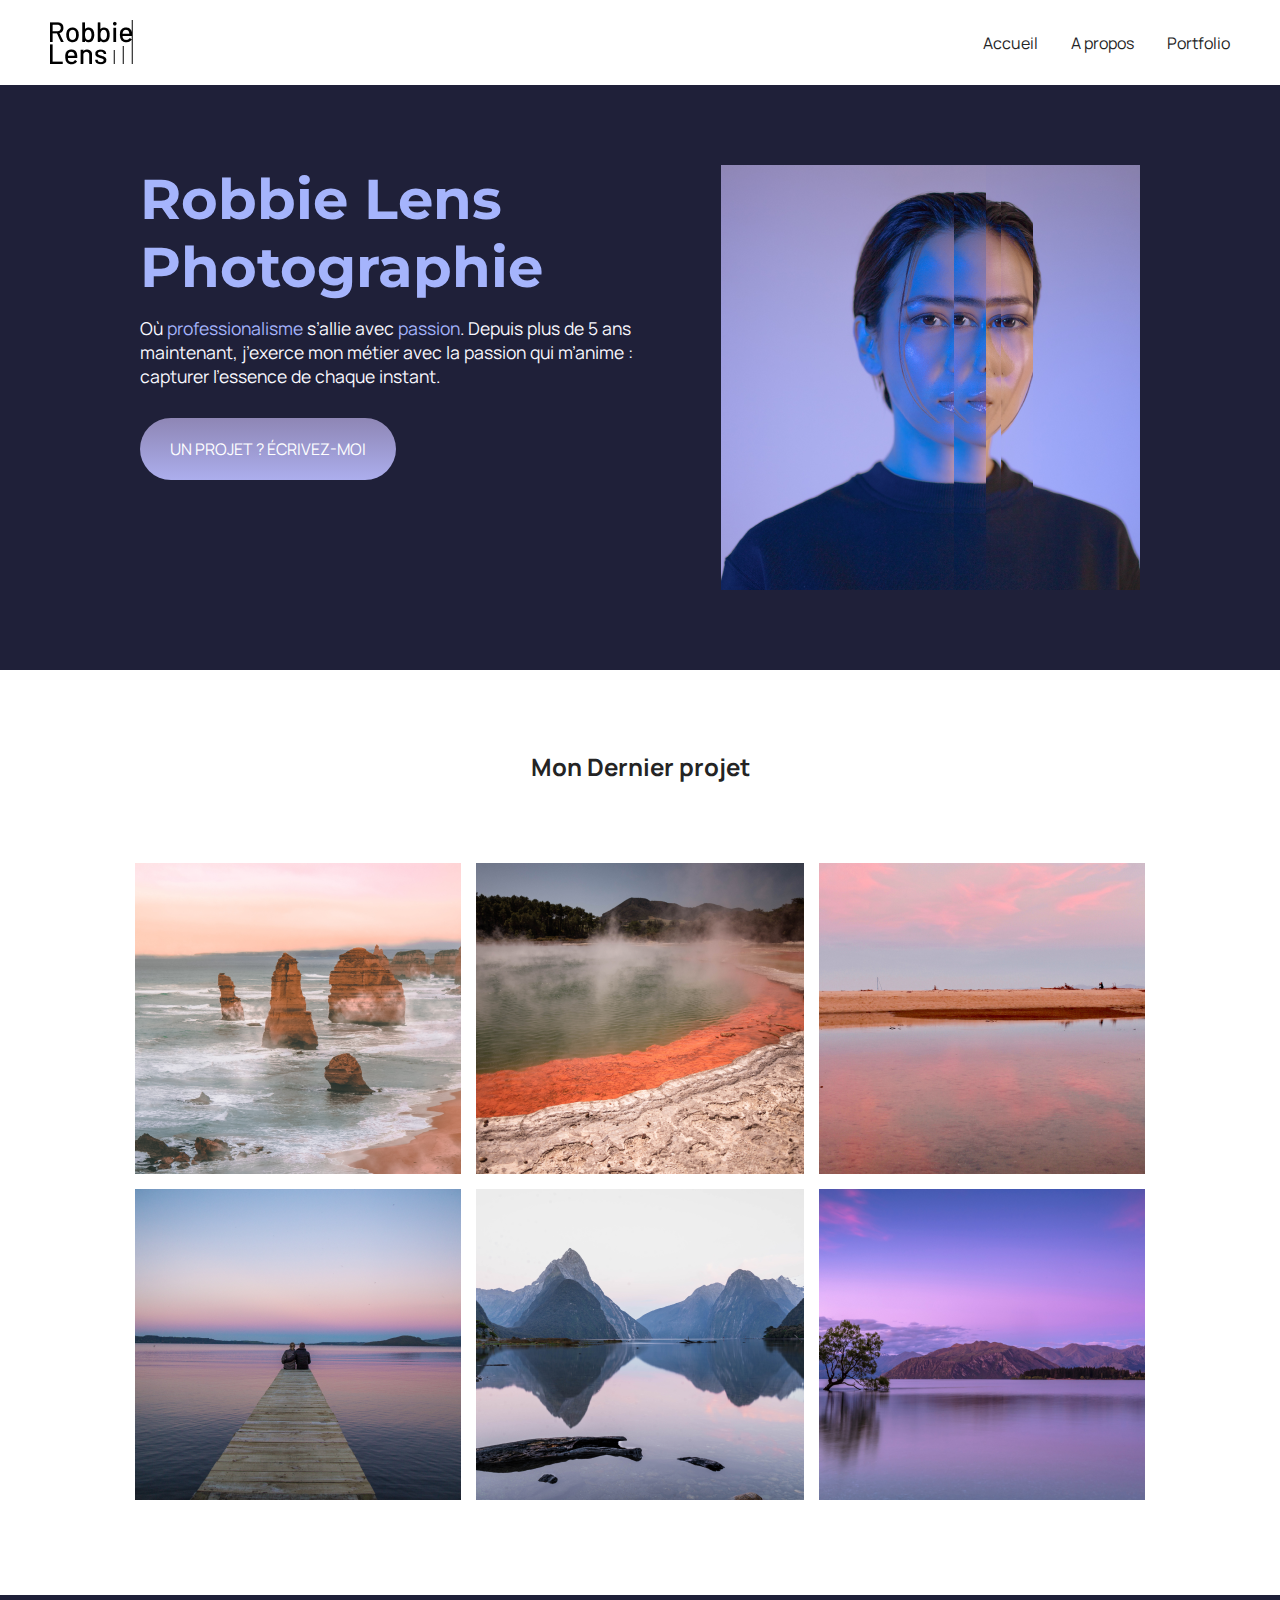
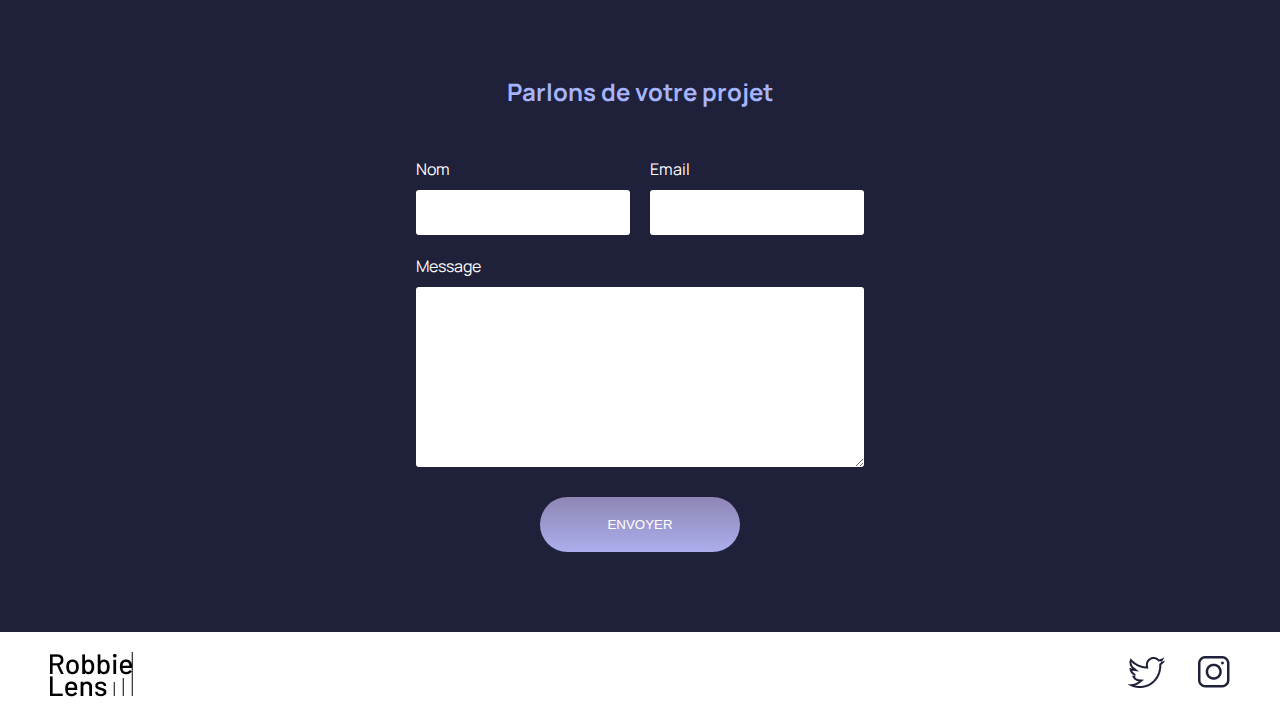
<file: index.html>
<!DOCTYPE html>
<html lang="fr">
<head>
    <meta charset="UTF-8">
    <meta name="viewport" content="width=device-width, initial-scale=1.0">
    <link href="style/style.css" rel="stylesheet">
    <link rel="stylesheet" href="style/index.css"> 
    <link rel="preconnect" href="https://fonts.googleapis.com">
    <link rel="preconnect" href="https://fonts.gstatic.com" crossorigin>
    <link href="https://fonts.googleapis.com/css2?family=Manrope&family=Montserrat&display=swap" rel="stylesheet">
    <title>Accueil - Robbie Lens Photographie</title>
</head>


<body>
    <header>
        <nav>
            <img src="images/logo.png" alt="Logo Robbie Lens">
            <div>
                <a href="index.html">Accueil</a>
                <a href="a-propos.html"> A propos</a>
                <a href="portfolio.html">Portfolio</a>
            </div>        
        </nav>
    </header>

    <main>
        <section class="accueil-introduction">
          <div>
                <h1>Robbie Lens Photographie</h1>
                <p >
                    Où <em>professionalisme</em> s’allie avec <em>passion</em>. Depuis plus de 5 
                    ans maintenant, j’exerce mon métier avec la passion
                    qui m’anime : capturer l’essence de chaque instant.
                </p>
                <a href="portfolio.html" class="cta">UN PROJET ? ÉCRIVEZ-MOI</a>
            </div>
            
                <img src="images/robbie-lens.png" alt="Portrait avec effet de la photographe Robbie">  
        </section>   


        <section class="accueil-photos">

            <h2>Mon Dernier projet</h2>
            <div>
                <img src="images/accueil/element-1.png" alt="">
                <img src="images/accueil/element-2.png" alt="">
                <img src="images/accueil/element-3.png" alt="">
            </div>
            <div>
                <img src="images/accueil/element-4.png" alt="">
                <img src="images/accueil/element-5.png" alt="">
                <img src="images/accueil/element-6.png" alt="">
            </div>
        
            </section>

            <section id="contact" class="section-contact">
                <h2>Parlons de votre projet</h2>
            <form method="get" action="">
                <div class ="form-nom-email">
                    <div class="form-column">
                        <label for="nom">Nom</label>
                        <input type="text" name="nom" id="nom">
                    </div>
                    <div class="form-column">
                        <label for="email">Email</label>
                        <input type="email" name="email" id="email">
                    </div>
                </div>
                <label for="message">Message</label>
                <textarea name="message" id="messages" rows="10"></textarea>
                <input type="submit" value="ENVOYER" class="cta">
            </form>
            </section>
    </main>

    <footer>
        
        <img src="images/logo.png" alt="Logo Robbie Lens">
        <div>
            <a target="_blank" href="https://twitter.com/" class="lien-icone">
                <img src="images/twitter.png" alt="Logo Twitter" > 
            </a>
            <a target="_blank" href="https://instagram.com/" class="lien-icone">
                <img src="images/instagram.png" alt="Logo Instagram">      
            </a>
        </div>
    </footer>
     

</body>

</html>
</file>
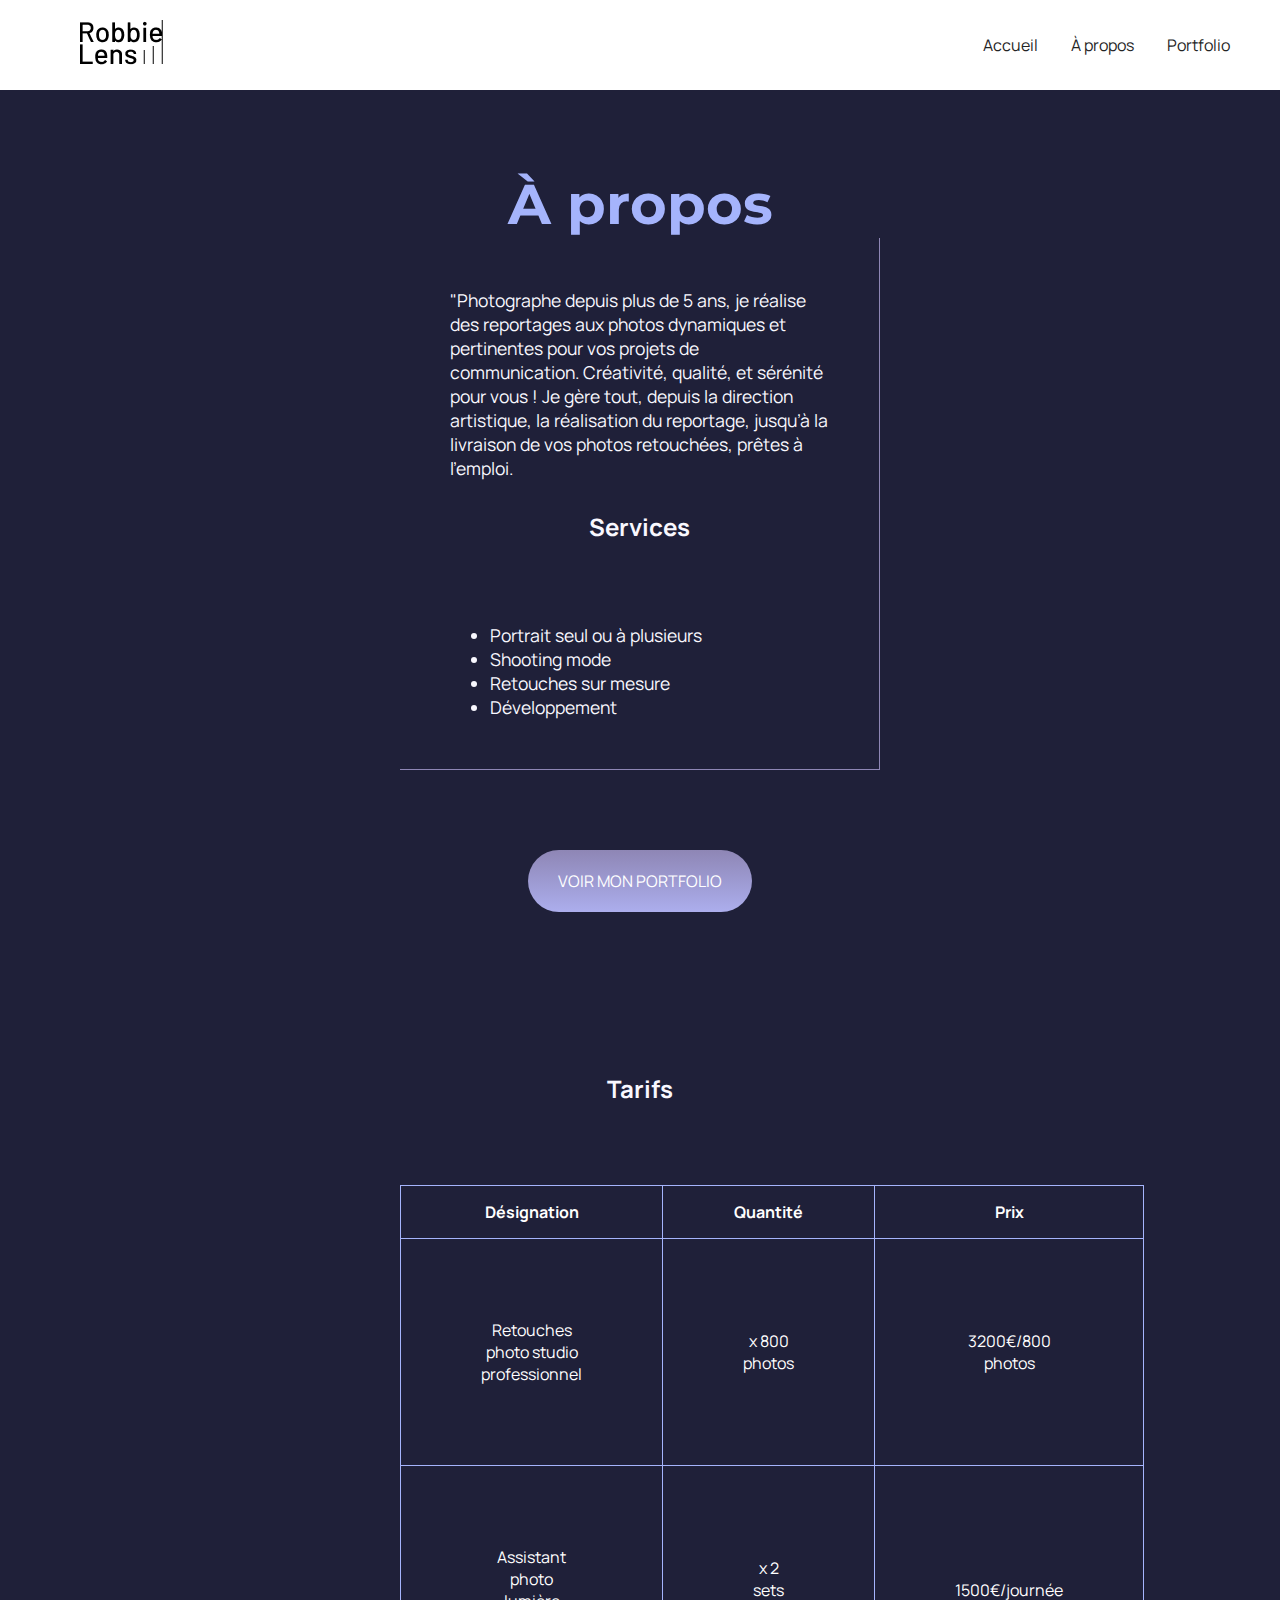
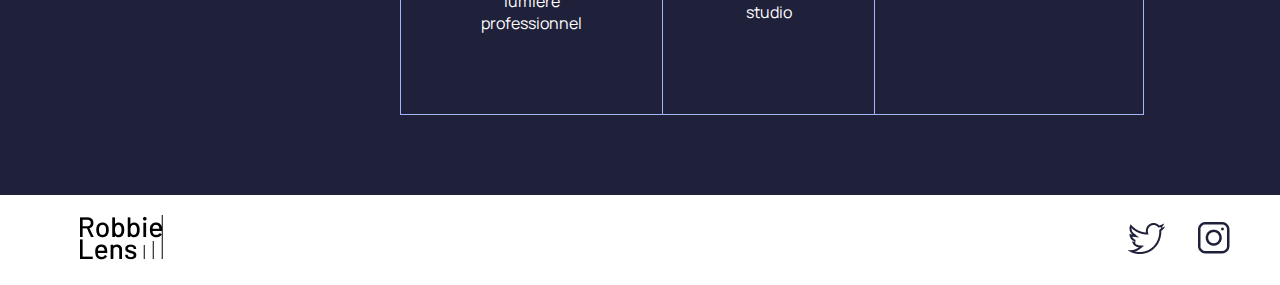
<file: a-propos.html>
<!DOCTYPE html>
<html lang="en">
<head>
    <meta charset="UTF-8">
    <meta name="viewport" content="width=device-width, initial-scale=1.0">
    <link href="style/style.css" rel="stylesheet"> 
    <link rel="stylesheet" href="style/a-propos.css">
    <link rel="preconnect" href="https://fonts.googleapis.com">
    <link rel="preconnect" href="https://fonts.gstatic.com" crossorigin>
    <link href="https://fonts.googleapis.com/css2?family=Manrope&family=Montserrat&display=swap" rel="stylesheet">
    <title>À propos de Robbie Lens</title>
</head>


<body>
    <header>
        <nav>
            <a href="index.html" class="lien-icone">
             <img src="images/logo.png" alt="Logo Robbie Lens">
            </a>

          <div>  
            <a href="index.html">Accueil</a>
            <a href="a-propos.html">À propos</a>
            <a href="portfolio.html">Portfolio</a>
          </div>  
        </nav>
    </header>

    <main class="a-propos-main">
        <section>
            <h1>À propos</h1>
            <div class="carre-contenu">
                <p> 
                    "Photographe depuis plus de 5 ans, je réalise des reportages aux photos dynamiques et pertinentes pour vos
                    projets de communication. Créativité, qualité, et sérénité pour vous ! Je gère tout, depuis la direction 
                    artistique, la réalisation du reportage, jusqu’à la livraison de vos photos retouchées, prêtes à l’emploi.
                </p>
                <h2>Services</h2>
            <ul>
                <li>Portrait seul ou à plusieurs</li>
                <li>Shooting mode</li>
                <li>Retouches sur mesure</li>
                <li>Développement</li>
            </ul>
            </div>
        <div>
            <a href="portfolio.html" class="cta">VOIR MON PORTFOLIO</a>
        </div>
        </section>
        <section class="section-tarifs">
            <h2>Tarifs</h2> 
            <table>
                
                <thead>
                    <tr>
                        <th>Désignation</th>
                        <th>Quantité</th>
                        <th>Prix</th>
                    </tr>
                </thead>
                <tbody>
                    <tr>
                        <td>Retouches photo
                            studio professionnel</td>
                        <td>x 800 photos</td>
                        <td>3200€/800 photos</td>
                    </tr>
                    <tr>
                        <td>Assistant photo
                            lumière professionnel</td>
                        <td>x 2 sets studio</td>
                        <td>1500€/journée</td>
                    </tr>
                </tbody>
            </table>
            

        </section>
   


    </main>



<footer>
    
        <a href="index.html" class="lien-icone">
            <img src="images/logo.png" alt="Logo Robbie Lens">
        </a>
        
    <div>
        <a target="_blank" href="https://twitter.com/" class="lien-icone">
            <img src="images/twitter.png" alt="Logo Twitter" > 
        </a>
        <a target="_blank" href="https://instagram.com/" class="lien-icone">
             <img src="images/instagram.png" alt="Logo Instagram">      
        </a>
    </div>
       
    
</footer>
</body>

</html>
</file>
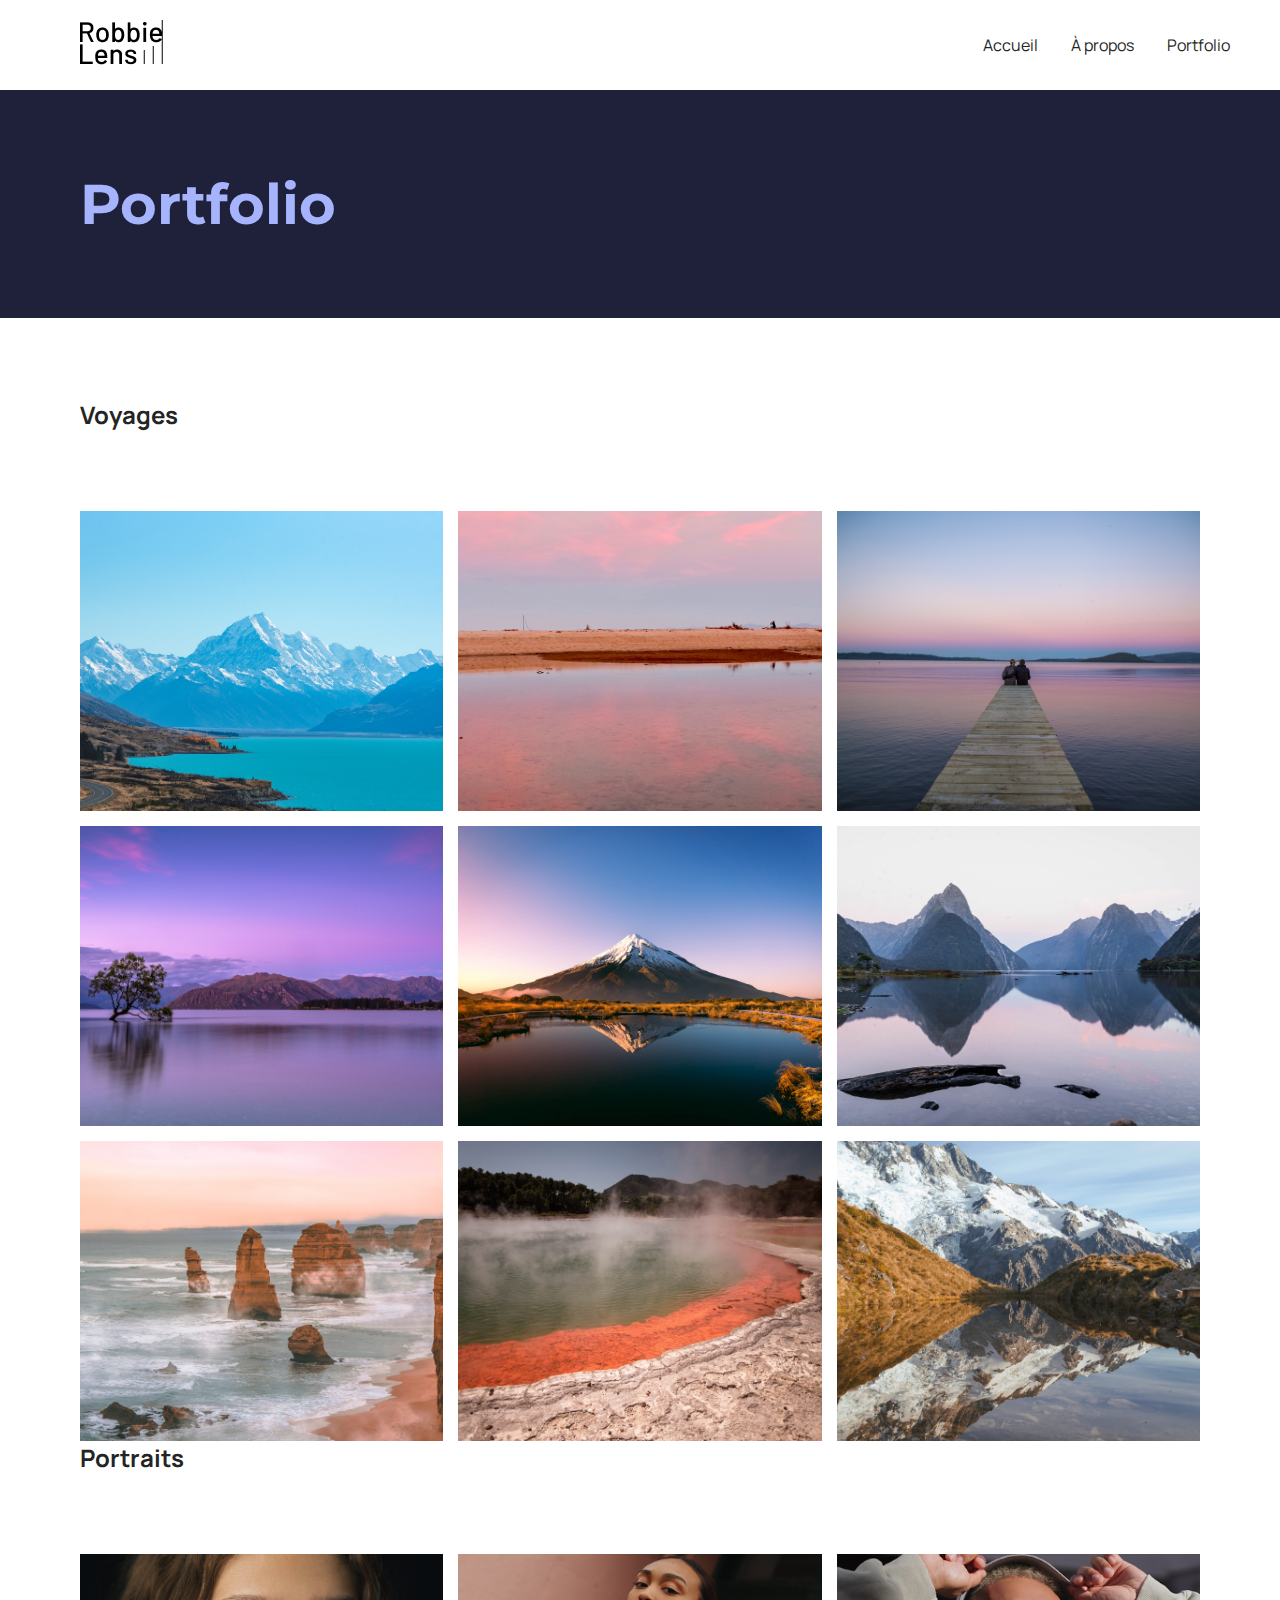
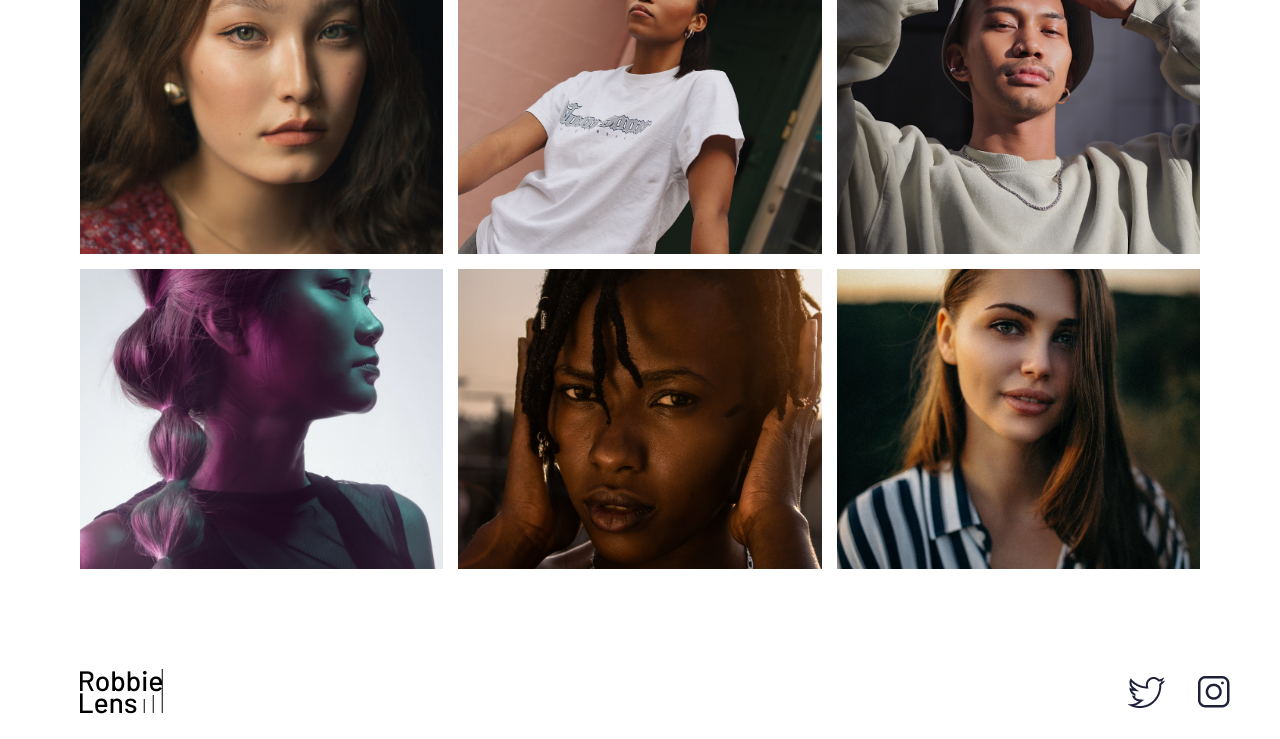
<file: portfolio.html>
<!DOCTYPE html>
<html lang="fr">

<head>
    <meta charset="utf-8" >
    <title>Portfolio - Robbie Lens Photographie</title>
    <meta name="viewport" content="width=device-width, initial-scale=1.0">
    <link href="style/style.css" rel="stylesheet" >
    <link rel="stylesheet" href="style/portfolio.css">
    <link rel="preconnect" href="https://fonts.googleapis.com">
    <link rel="preconnect" href="https://fonts.gstatic.com" crossorigin>
    <link href="https://fonts.googleapis.com/css2?family=Manrope&family=Montserrat&display=swap" rel="stylesheet">
</head>

<body>
    <header>
        <nav>
            <a href="index.html" class="lien-icone">
                <img src="images/logo.png" alt="Logo Robbie Lens" >
            </a>
            <div>
                <a href="index.html">Accueil</a>
                <a href="a-propos.html">À propos</a>
                <a href="portfolio.html">Portfolio</a>
            </div>
        </nav>
    </header>


    <main>
        <section>
            <h1>Portfolio</h1>
        </section>
        <section class="portfolio-section-photos">
            <h2>Voyages</h2>
            <!-- Créez ici votre grid Voyages -->
            <div class="grid-paysage">
                <a href="images/portfolio/paysage1.jpg" class="lien-conteneur-photo">
                    <img src="images/portfolio/paysage1.jpg" alt="Mont Aoraki - Nouvelle-Zélande" >
                    <div class="photo-hover">Voir la photo</div>
                </a>
                <a href="images/portfolio/paysage2.jpg" class="lien-conteneur-photo">
                    <img src="images/portfolio/paysage2.jpg" alt="Parc National d’Abel Tasman - Nouvelle-Zélande" >
                    <div class="photo-hover">Voir la photo</div>
                </a>
                <a href="images/portfolio/paysage3.jpg" class="lien-conteneur-photo">
                    <img src="images/portfolio/paysage3.jpg" alt="Lac Rotorua - Nouvelle-Zélande" >
                    <div class="photo-hover">Voir la photo</div>
                </a>
                <a href="images/portfolio/paysage4.jpg" class="lien-conteneur-photo">
                    <img src="images/portfolio/paysage4.jpg" alt="Lac Wanaka - Nouvelle-Zélande" >
                    <div class="photo-hover">Voir la photo</div>
                </a>
                <a href="images/portfolio/paysage5.jpg" class="lien-conteneur-photo">
                    <img src="images/portfolio/paysage5.jpg" alt="Mont Taranaki - Nouvelle-Zélande" >
                    <div class="photo-hover">Voir la photo</div>
                </a>
                <a href="images/portfolio/paysage6.jpg" class="lien-conteneur-photo">
                    <img src="images/portfolio/paysage6.jpg" alt="Milford Sound - Nouvelle-Zélande" >
                    <div class="photo-hover">Voir la photo</div>
                </a>
                <a href="images/portfolio/paysage7.jpg" class="lien-conteneur-photo">
                    <img src="images/portfolio/paysage7.jpg" alt="Twelve Apostle - Australie" >
                    <div class="photo-hover">Voir la photo</div>
                </a>
                <a href="images/portfolio/paysage8.jpg" class="lien-conteneur-photo">
                    <img src="images/portfolio/paysage8.jpg" alt="Wai-O-Tapu - Nouvelle-Zélande" >
                    <div class="photo-hover">Voir la photo</div>
                </a>
                <a href="images/portfolio/paysage9.jpg" class="lien-conteneur-photo">
                    <img src="images/portfolio/paysage9.jpg" alt="Mont Cook - Nouvelle Zélande" >
                    <div class="photo-hover">Voir la photo</div>
                </a>
            </div>
            <h2>Portraits</h2>
            <div class="grid-portrait">
                <a href="images/portfolio/portrait1.jpg" class="lien-conteneur-photo">
                    <img src="images/portfolio/portrait1.jpg" alt="Portrait jeune femme 1" >
                    <div class="photo-hover">Voir la photo</div>
                </a>
                <a href="images/portfolio/portrait2.jpg" class="lien-conteneur-photo">
                    <img src="images/portfolio/portrait2.jpg" alt="Portrait jeune femme 2" >
                    <div class="photo-hover">Voir la photo</div>
                </a>
                <a href="images/portfolio/portrait3.jpg" class="lien-conteneur-photo">
                    <img src="images/portfolio/portrait3.jpg" alt="Portrait jeune homme 3" >
                    <div class="photo-hover">Voir la photo</div>
                </a>
                <a href="images/portfolio/portrait4.jpg" class="lien-conteneur-photo">
                    <img src="images/portfolio/portrait4.jpg" alt="Portrait jeune femme 4" >
                    <div class="photo-hover">Voir la photo</div>
                </a>
                <a href="images/portfolio/portrait5.jpg" class="lien-conteneur-photo">
                    <img src="images/portfolio/portrait5.jpg" alt="Portrait jeune femme 5" >
                    <div class="photo-hover">Voir la photo</div>
                </a>
                <a href="images/portfolio/portrait6.jpg" class="lien-conteneur-photo">
                    <img src="images/portfolio/portrait6.jpg" alt="Portrait jeune femme 6" >
                    <div class="photo-hover">Voir la photo</div>
                </a>
            </div>

            
        </section>
    </main>
    <footer>
        <a href="index.html" class="lien-icone">
            <img src="images/logo.png" alt="Logo Robbie Lens" >
        </a>
        <div>
            <a target="_blank" href="https://twitter.com/" class="lien-icone">
                <img src="images/twitter.png" alt="Logo Twitter" >
            </a>
            <a target="_blank" href="https://www.instagram.com/" class="lien-icone">
                <img src="images/instagram.png" alt="Logo Instagram" >
            </a>
        </div>
    </footer>
</body>

</html>
</file>
<file: style/style.css>
* {
  margin: 0;
}

body {
  font-family: 'Manrope', sans-serif;
  font-size: 1em;
  background-color: #1f2039;
}

a {
  color: #242424;
  text-decoration: none;
}

em {
  color: #a5b4fc;
  font-style: normal;
}

h1 {
  font-size: 3.5em;
  color: #a5b4fc;
  font-family: 'Montserrat', sans-serif;
}

h2 {
  color: #f9f8ff;
}

p,
li {
  font-size: 1.1em;
  color: #f9f8ff;
}

header,
footer {
  background-color: white;
  padding: 20px 50px;
}

.cta {
  display: inline-block;
  background: linear-gradient(#8e86b5, #acaeed);
  color: white;
  border-radius: 50px;
  padding: 20px 30px;
}

a:hover {
  text-decoration: underline;
}

.cta:hover {
  background: linear-gradient(#696484, #8788ba);
  text-decoration: none;
}

.lien-icone {
  margin-left: 30px;
}

.lien-icone:hover {
  opacity: 0.5;
}

section {
  padding: 80px;
}

footer,
nav {
  display: flex;
  flex-direction: row;
  align-items: center;
  justify-content: space-between;
}

nav a {
  margin-left: 30px;
}

@media screen and (max-width: 996px) {
  header nav {
    flex-direction: column;
    align-items: center;
    justify-content: center;
  }

  header nav img {
    margin-bottom: 20px;
  }

  header,
  footer {
    padding: 20px 20px;
  }

  h1 {
    font-size: 2em;
  }

  section {
    padding: 50px 20px 50px 20px;
  }

  nav a {
    margin-left: 10px;
    margin-right: 10px;
  }
}
</file>
<file: style/index.css>
.accueil-photos {
  background-color: white;
  padding: 80px;
}

.accueil-photos h2 {
  color: #242424;
  text-align: center;
  margin-bottom: 80px;
}

.accueil-photos div {
  display: flex;
  flex-direction: row;
  gap: 15px;
  justify-content: center;
  margin-bottom: 15px;
}

.accueil-introduction {
  display: flex;
  flex-direction: row;
  max-width: 1000px;
  align-items: flex-start;
  margin: auto;
}

.accueil-introduction h1 {
  margin-bottom: 15px;
}

.accueil-introduction p {
  margin-bottom: 30px;
}

.accueil-introduction div {
  padding-right: 80px;
}


.section-contact h2 {
  color: #a5b4fc;
  text-align: center;
  margin-bottom: 50px;
}

form {
display: flex;
flex-direction: column;
width: 40%;
margin: auto;
color: white;
}

.form-nom-email {
  display: flex;
  flex-direction: row;
  gap: 20px;
}

.form-column {
  flex: 1;
  display: flex;
flex-direction: column;
margin-bottom: 20px;
}

input,
textarea {
  padding: 15px;
  border-radius: 3px;
  border: none;
}

label {
  margin-bottom: 10px;
}

input[type="submit"] {
  width: 200px;
  margin: auto;
  margin-top: 30px;
}

@media screen and (max-width: 996px) {
  .accueil-introduction {
    flex-direction: column;
    align-items: center;
    justify-content: center;
  }

  .accueil-introduction div {
    padding-right: 0;
    text-align: center;
    order: 2;
  }

  .accueil-introduction img {
    order: 1;
    margin-bottom: 20px;
    width: 100%;
  }

  .accueil-photos {
    padding: 20px;
  }

  .accueil-photos div {
    flex-direction: column;
  }

  .section-contact {
    padding: 50px 20px;

  }

  .form-nom-email {
    flex-direction: column;
    gap: 0;
  }

  form {
    width: 100%;
  }
}
</file>
<file: style/a-propos.css>
.carre-contenu {
  border-right: 1px solid #8e86b5;
  border-bottom: 1px solid #8e86b5;
  padding: 50px;
  margin-bottom: 80px;
}

.carre-contenu h2 {
  margin-top: 30px;
}

.carre-contenu ul {
  margin-top: 30px;
}

.carre-contenu + div {
  text-align: center;
}

.a-propos-main {
  width: 50%;
  margin: auto;
}


table { 
  color: white;
  text-align: center;
  width:100% ;
  border-collapse: collapse;
}

td,
th {
  padding: 15px;
  border: 1px solid #a5b4fc;
}

td {
  padding: 80px;
}

h2{
  margin-bottom: 80px;
}

h1, h2 {
  text-align: center;
}

@media screen and (max-width: 996px) {

  .section-tarifs {
    display: none;
  }
  
  .a-propos-main {
    width: 80%;
  }
}
</file>
<file: style/portfolio.css>
.portfolio-section-photos {
  background-color: white;
}

.portfolio-section-photos h2 {
  color: #242424;
  margin-bottom: 80px;
}

.grid-paysage {
  display: grid;
  grid-template-columns: 1fr 1fr 1fr;
  grid-template-rows: 300px 300px 300px;
  gap: 15px;
}

.grid-portrait {
  display: grid;
  grid-template-columns: 1fr 1fr 1fr;
  grid-template-rows: 300px 300px;
  gap: 15px;
}

.grid-paysage img,
.grid-portrait img {
  width: 100%;
  height: 100%;
  object-fit: cover;
}

.lien-conteneur-photo {
  position: relative;
}

.photo-hover {
  position: absolute;
  top: 0;
  left: 0;
  right: 0;
  bottom: 0;
  display: flex;
  align-items: center;
  justify-content: center;
  font-size: 1.5em;
  color: white;
  background-color: rgba(0, 0, 0, 0.7);
  display: none;
}

.lien-conteneur-photo:hover .photo-hover {
  display: flex;
}

@media screen and (max-width: 996px) {
  .grid-paysage {
    grid-template-columns: 1fr;
    gap: 15px;
  }

  .grid-portrait {
    grid-template-columns: 1fr;
    gap: 15px;
  }
}
</file>
